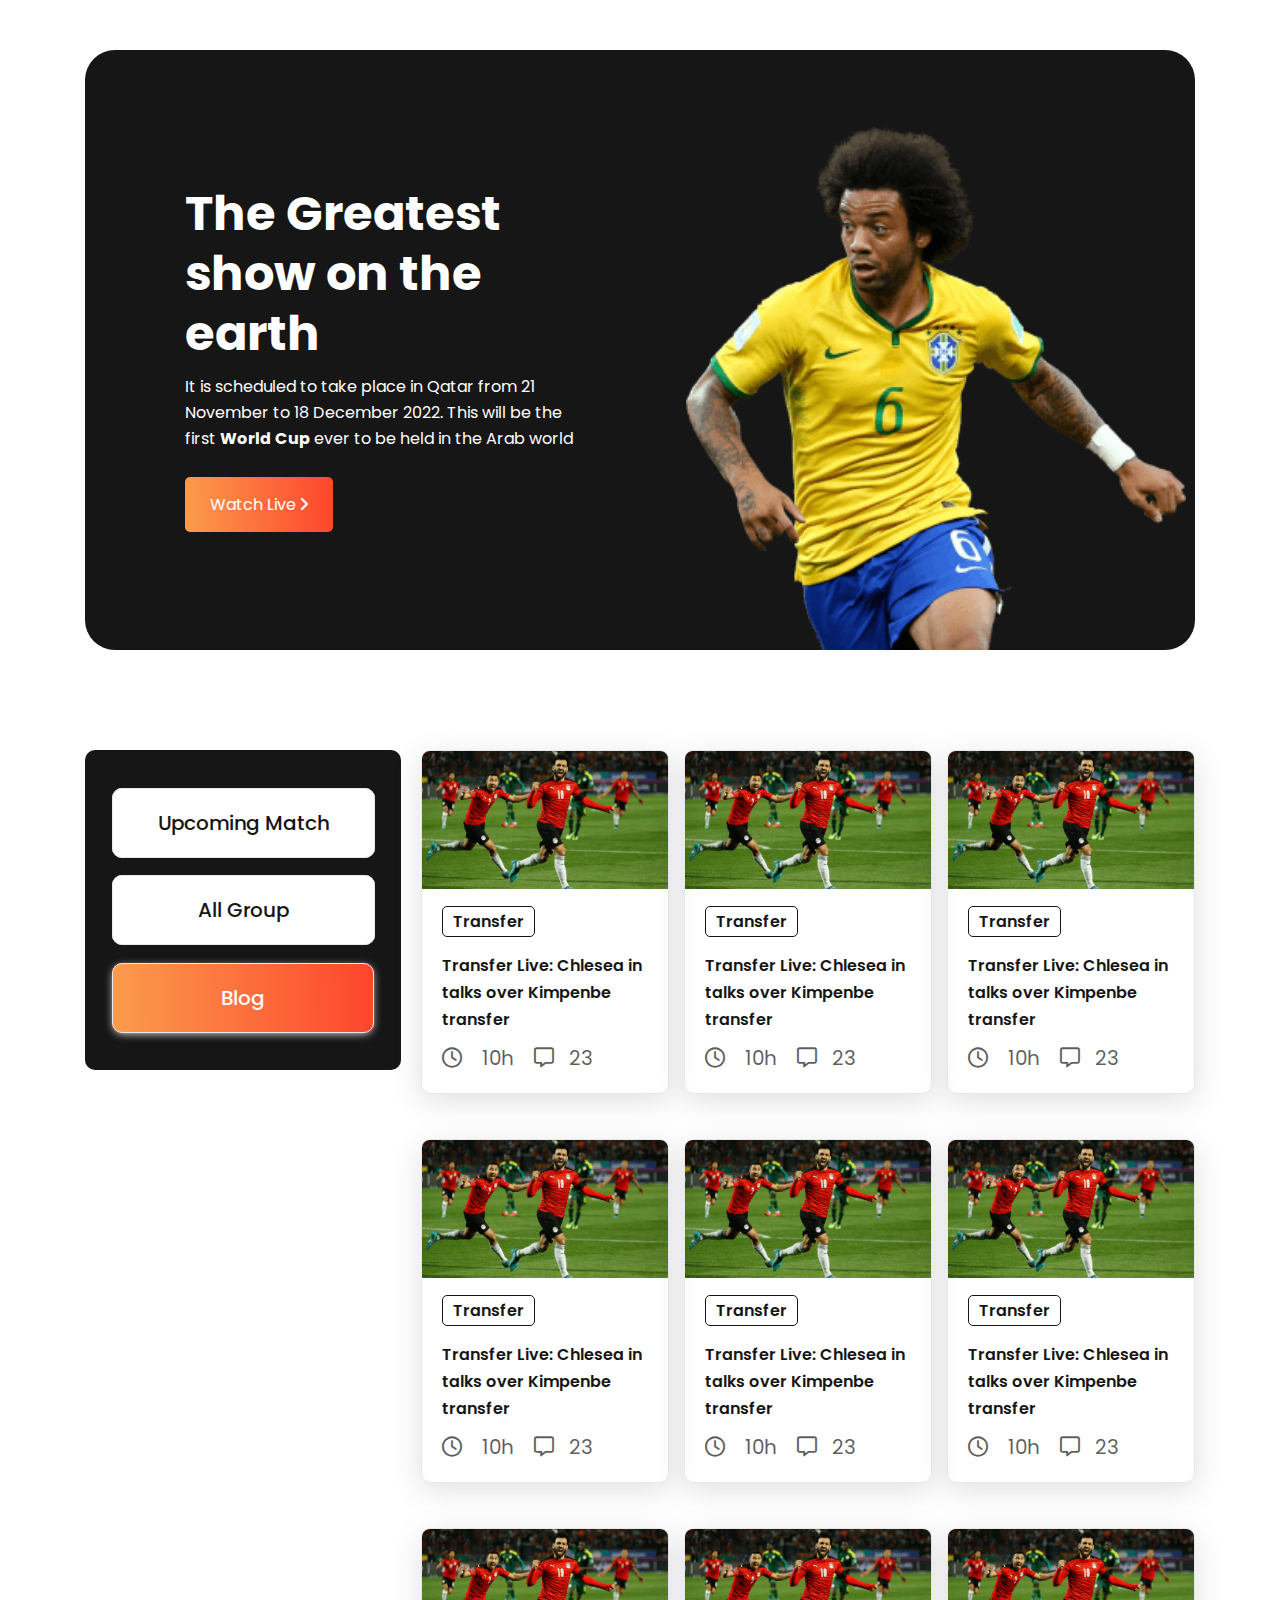
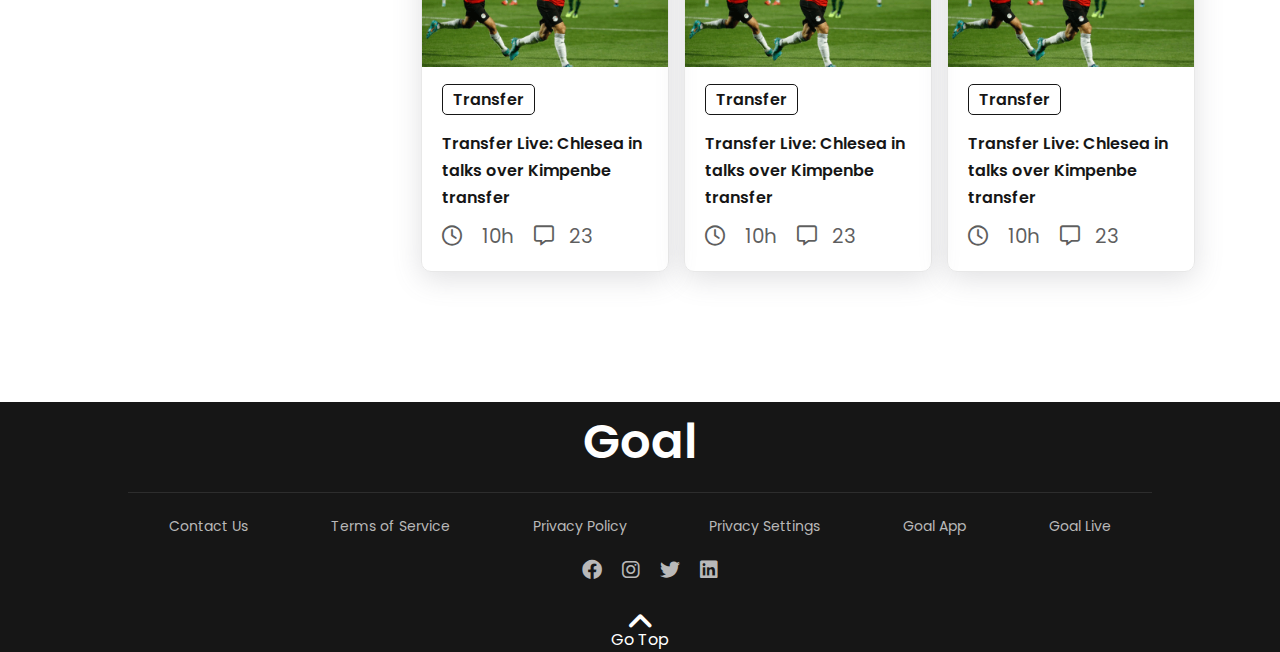
<file: index.html>
<!DOCTYPE html>
<html lang="en">

<head>
    <meta charset="UTF-8">
    <meta http-equiv="X-UA-Compatible" content="IE=edge">
    <meta name="viewport" content="width=device-width, initial-scale=1.0">
    <link rel="shortcut icon" href="https://freepngdownload.com/image/thumb/football-icon-png.png" type="image/x-icon">
    <title>World Cup 2022</title>
    <link href="https://fonts.googleapis.com/css2?family=Poppins:wght@400;500;600;700&display=swap" rel="stylesheet">
    <link rel="stylesheet" href="https://cdnjs.cloudflare.com/ajax/libs/font-awesome/6.0.0/css/all.min.css"
        referrerpolicy="no-referrer" />
    <link rel="stylesheet" href="assets/style/style.css">
    </head>

<body>
    <main>
        <!-- ***** Header Start ***** -->
        <section class="container" >
            <div class="hero-section " >
                <div class="hero-item">
                    <div class="hero-content">
                        <h1>The Greatest show on the earth</h1>
                        <p>It is scheduled to take place in Qatar from 21 November to 18 December 2022. This will be the first <strong>World Cup</strong>  ever to be held in the Arab world</p>

                        <a href="#">Watch Live
                            <i class="fa-solid fa-angle-right"></i>
                        </a>
                        <span></span>
                    </div>
                </div>
           
                <div class="hero-item">
                    <div class="hero-img">
                        <img src="assets/images/banner-image.png" alt="banner-image">
                    </div>

                </div>
            </div>

        </section>
        <!-- ***** Header End ***** -->

        <!-- ***** Blog Start ***** -->
        <section class="container">
            <div class="blog-section">
                <!-- ***** Aside Start ***** -->
                <aside>
                    <ul>
                        <li>
                            <a href="upcoming-match.html" class="aside-btn ">Upcoming Match</a>
                        </li>
                        <li>
                            <a href="#" class="aside-btn">All Group</a>
                        </li>
                        <li>
                            <a href="index.html" class="aside-btn active">Blog</a>
                        </li>
                    </ul>
                </aside>
                <!-- ***** Aside End ***** -->


                <!-- ***** Article Start ***** -->
                <article>
                    <div class="cards">
                        <img src="assets/images/blog-image.png" alt="" class="cards-img">
                        <div class="cards-content">
                            <a href="#">Transfer</a>
                            <p>Transfer Live: Chlesea in talks over Kimpenbe transfer</p>
                            <ul>
                                <li> <i class="fa-regular fa-clock"></i> <span>10h</span></li>
                                <li><i class="fa-regular fa-message"></i><span>23</span></li>
                            </ul>
                        </div>
                    </div>
                    <div class="cards">
                        <img src="assets/images/blog-image.png" alt="" class="cards-img">
                        <div class="cards-content">
                            <a href="#">Transfer</a>
                            <p>Transfer Live: Chlesea in talks over Kimpenbe transfer</p>
                            <ul>
                                <li> <i class="fa-regular fa-clock"></i> <span>10h</span></li>
                                <li><i class="fa-regular fa-message"></i><span>23</span></li>
                            </ul>
                        </div>
                    </div>
                    <div class="cards">
                        <img src="assets/images/blog-image.png" alt="" class="cards-img">
                        <div class="cards-content">
                            <a href="#">Transfer</a>
                            <p>Transfer Live: Chlesea in talks over Kimpenbe transfer</p>
                            <ul>
                                <li> <i class="fa-regular fa-clock"></i> <span>10h</span></li>
                                <li><i class="fa-regular fa-message"></i><span>23</span></li>
                            </ul>
                        </div>
                    </div>
                    <div class="cards">
                        <img src="assets/images/blog-image.png" alt="" class="cards-img">
                        <div class="cards-content">
                            <a href="#">Transfer</a>
                            <p>Transfer Live: Chlesea in talks over Kimpenbe transfer</p>
                            <ul>
                                <li> <i class="fa-regular fa-clock"></i> <span>10h</span></li>
                                <li><i class="fa-regular fa-message"></i><span>23</span></li>
                            </ul>
                        </div>
                    </div>
                    <div class="cards">
                        <img src="assets/images/blog-image.png" alt="" class="cards-img">

                        <div class="cards-content">
                            <a href="#">Transfer</a>
                            <p>Transfer Live: Chlesea in talks over Kimpenbe transfer</p>
                            <ul>
                                <li> <i class="fa-regular fa-clock"></i> <span>10h</span></li>
                                <li><i class="fa-regular fa-message"></i><span>23</span></li>
                            </ul>
                        </div>
                    </div>
                    <div class="cards">
                        <img src="assets/images/blog-image.png" alt="" class="cards-img">
                        <div class="cards-content">
                            <a href="#">Transfer</a>
                            <p>Transfer Live: Chlesea in talks over Kimpenbe transfer</p>
                            <ul>
                                <li> <i class="fa-regular fa-clock"></i> <span>10h</span></li>
                                <li><i class="fa-regular fa-message"></i><span>23</span></li>
                            </ul>
                        </div>
                    </div>
                    <div class="cards d-none">
                        <img src="assets/images/blog-image.png" alt="" class="cards-img">
                        <div class="cards-content">
                            <a href="#">Transfer</a>
                            <p>Transfer Live: Chlesea in talks over Kimpenbe transfer</p>
                            <ul>
                                <li> <i class="fa-regular fa-clock"></i> <span>10h</span></li>
                                <li><i class="fa-regular fa-message"></i><span>23</span></li>
                            </ul>
                        </div>
                    </div>
                    <div class="cards d-none">
                        <img src="assets/images/blog-image.png" alt="" class="cards-img">
                        <div class="cards-content">
                            <a href="#">Transfer</a>
                           <p>Transfer Live: Chlesea in talks over Kimpenbe transfer</p>
                            <ul>
                                <li> <i class="fa-regular fa-clock"></i> <span>10h</span></li>
                                <li><i class="fa-regular fa-message"></i><span>23</span></li>
                            </ul>
                        </div>
                    </div>
                    <div class="cards d-none">
                        <img src="assets/images/blog-image.png" alt="" class="cards-img">
                        <div class="cards-content">
                            <a href="#">Transfer</a>


                            <p>Transfer Live: Chlesea in talks over Kimpenbe transfer</p>
                            <ul>
                                <li> <i class="fa-regular fa-clock"></i> <span>10h</span></li>
                                <li><i class="fa-regular fa-message"></i><span>23</span></li>
                            </ul>
                        </div>
                    </div>
                </article>

                <!-- ***** Article End ***** -->

                <div class="view-btn ">
                    <a href="#" class="btn">View All</a>
                </div>
            </div>

        </section>
        <!-- ***** Blog End ***** -->
    </main>

    <!-- ***** Footer Start ***** -->
    <footer>
        <div class="footer-content">
            <h3>Goal</h3>
            <hr>
            <ul>
                <li><a href="#">Contact Us</a></li>
                <li><a href="#">Terms of Service </a></li>
                <li><a href="#">Privacy Policy</a></li>
                <li><a href="#">Privacy Settings </a></li>
                <li><a href="#">Goal App</a></li>
                <li><a href="#"> Goal Live</a></li>
            </ul>
            <ul class="social">
                <li><a href="#"><i class="fa-brands fa-facebook"></i></a></li>
                <li><a href="#"><i class="fa-brands fa-instagram"></i> </a></li>
                <li><a href="#"><i class="fa-brands fa-twitter"></i></a></li>
                <li><a href="#"><i class="fa-brands fa-linkedin"></i> </a></li>
             
            </ul>
        </div>

        <div class="scroll-top" >
            <a href="#top"> <span class="fa-solid fa-angle-up"></span><br> Go Top</a>
        </div>
    </footer>

    <!-- ***** Footer End ***** -->




</body>

</html>
</file>
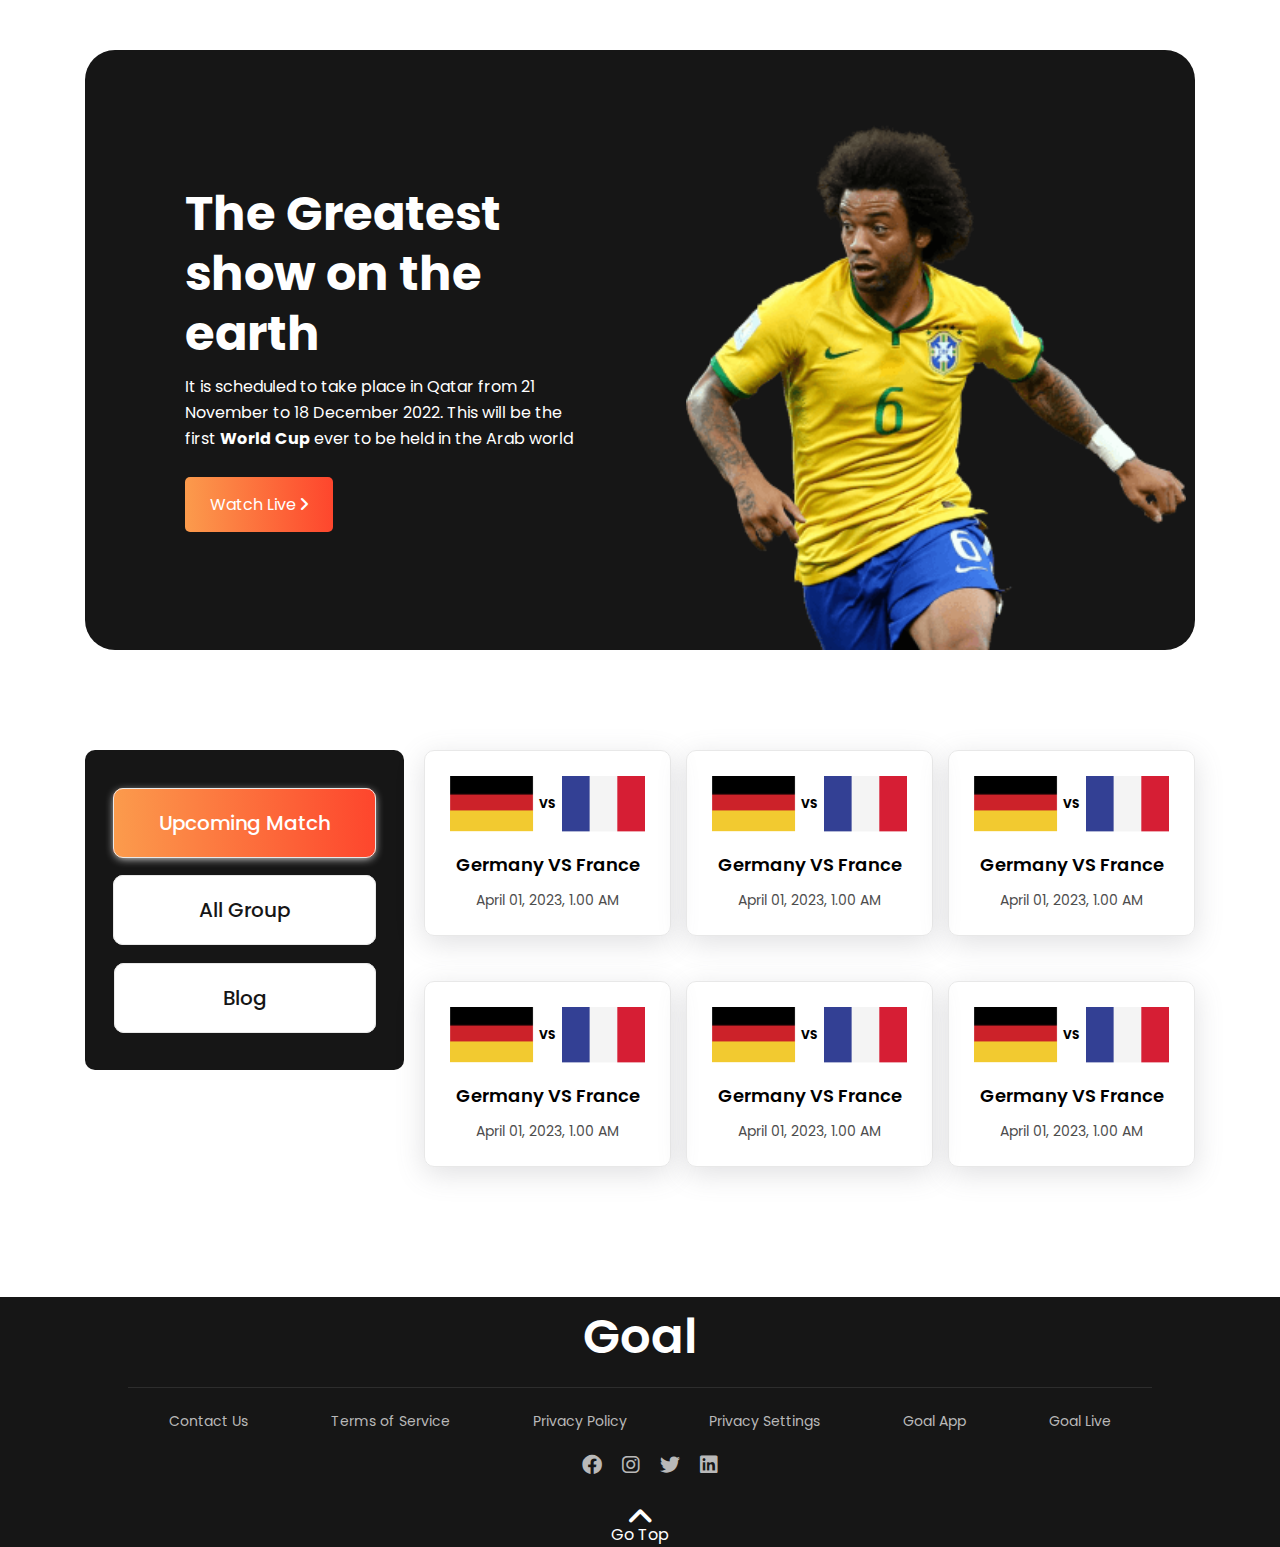
<file: upcoming-match.html>
<!DOCTYPE html>
<html lang="en">

<head>
    <meta charset="UTF-8">
    <meta http-equiv="X-UA-Compatible" content="IE=edge">
    <meta name="viewport" content="width=device-width, initial-scale=1.0">
    <link rel="shortcut icon" href="https://freepngdownload.com/image/thumb/football-icon-png.png" type="image/x-icon">
    <title>World Cup</title>
    <link href="https://fonts.googleapis.com/css2?family=Poppins:wght@400;500;600;700&display=swap" rel="stylesheet">
    <link rel="stylesheet" href="https://cdnjs.cloudflare.com/ajax/libs/font-awesome/6.0.0/css/all.min.css"
        referrerpolicy="no-referrer" />
    <link rel="stylesheet" href="assets/style/style.css">
   
</head>

<body>
    <main>
        <!-- ***** Header Start ***** -->
        <section class="container">
            <div class="hero-section ">
                <div class="hero-item">
                    <div class="hero-content">
                        <h1>The Greatest show on the earth</h1>
                        <p>It is scheduled to take place in Qatar from 21 November to 18 December 2022. This will be the first <strong>World Cup</strong>  ever to be held in the Arab world</p>

                        <a href="#">Watch Live
                            <i class="fa-solid fa-angle-right"></i>
                        </a>
                        <span></span>
                    </div>
                </div>
                <div class="hero-item">
                    <div class="hero-img">
                        <img src="assets/images/banner-image.png" alt="banner-image">
                    </div>

                </div>
            </div>

        </section>
        <!-- ***** Header End ***** -->

        <!-- ***** Blog Start ***** -->
        <section class="container">
            <div class="blog-section">
                <!-- ***** Aside Start ***** -->
                <aside>
                    <ul>
                        <li>
                            <a href="upcoming-match.html" class="aside-btn active ">Upcoming Match</a>
                        </li>
                        <li>
                            <a href="#" class="aside-btn">All Group</a>
                        </li>
                        <li>
                            <a href="index.html" class="aside-btn ">Blog</a>
                        </li>
                    </ul>
                </aside>
                <!-- ***** Aside End ***** -->


                <!-- ***** Flag Start ***** -->
                <article>
                    <div class="cards">

                        <div class=" flag-cards">
                            <div class="flag">
                                <img src="assets/images/germany-flag.png" alt="" class="flag-img">
                                <h6>VS</h6>
                                <img src="assets/images/flag.png" alt="" class="flag-img">
                            </div>

                            <h5>Germany VS France </h5>
                            <p>April 01, 2023, 1.00 AM</p>

                        </div>
                    </div>
                    <div class="cards">


                        <div class=" flag-cards">
                            <div class="flag">
                                <img src="assets/images/germany-flag.png" alt="" class="flag-img">
                                <h6>VS</h6>
                                <img src="assets/images/flag.png" alt="" class="flag-img">
                            </div>

                            <h5>Germany VS France </h5>
                            <p>April 01, 2023, 1.00 AM</p>

                        </div>
                    </div>
                    <div class="cards">


                    <div class=" flag-cards">
                            <div class="flag">
                                <img src="assets/images/germany-flag.png" alt="" class="flag-img">
                                <h6>VS</h6>
                                <img src="assets/images/flag.png" alt="" class="flag-img">
                            </div>

                            <h5>Germany VS France </h5>
                            <p>April 01, 2023, 1.00 AM</p>

                        </div>
                    </div>
                    <div class="cards">


                    <div class=" flag-cards">
                            <div class="flag">
                                <img src="assets/images/germany-flag.png" alt="" class="flag-img">
                                <h6>VS</h6>
                                <img src="assets/images/flag.png" alt="" class="flag-img">
                            </div>

                            <h5>Germany VS France </h5>
                            <p>April 01, 2023, 1.00 AM</p>

                        </div>
                    </div>
                    <div class="cards">


                    <div class=" flag-cards">
                            <div class="flag">
                                <img src="assets/images/germany-flag.png" alt="" class="flag-img">
                                <h6>VS</h6>
                                <img src="assets/images/flag.png" alt="" class="flag-img">
                            </div>

                            <h5>Germany VS France </h5>
                            <p>April 01, 2023, 1.00 AM</p>

                        </div>
                    </div>
                    <div class="cards">


                    <div class=" flag-cards">
                            <div class="flag">
                                <img src="assets/images/germany-flag.png" alt="" class="flag-img">
                                <h6>VS</h6>
                                <img src="assets/images/flag.png" alt="" class="flag-img">
                            </div>

                            <h5>Germany VS France </h5>
                            <p>April 01, 2023, 1.00 AM</p>

                        </div>
                    </div>

                </article>

                <!-- ***** Flag End ***** -->

                
            </div>

        </section>
        <!-- ***** Blog End ***** -->
    </main>

    <!-- ***** Footer Start ***** -->
    <footer>
        <div class="footer-content">
            <h3>Goal</h3>
            <hr>
            <ul>
                <li><a href="#">Contact Us</a></li>
                <li><a href="#">Terms of Service </a></li>
                <li><a href="#">Privacy Policy</a></li>
                <li><a href="#">Privacy Settings </a></li>
                <li><a href="#">Goal App</a></li>
                <li><a href="#"> Goal Live</a></li>
            </ul>

            <ul class="social">
                <li><a href="#"><i class="fa-brands fa-facebook"></i></a></li>
                <li><a href="#"><i class="fa-brands fa-instagram"></i> </a></li>
                <li><a href="#"><i class="fa-brands fa-twitter"></i></a></li>
                <li><a href="#"><i class="fa-brands fa-linkedin"></i> </a></li>
             
            </ul>
        </div>
        <div class="scroll-top" >
            <a href="#top"> <span class="fa-solid fa-angle-up"></span><br> Go Top</a>
        </div>

    </footer>
    <!-- ***** Footer End ***** -->

</body>

</html>
</file>
<file: assets/style/style.css>
/* **********************
       Common-Start
********************** */

* {
    padding: 0;
    margin: 0;
    box-sizing: border-box;
    font-family: 'Poppins', sans-serif;
}
html {
    scroll-behavior: smooth;
  }
:root {
    --bg-color: #161616;
    --btn-bg: linear-gradient(88.33deg, #FBA24F -7.64%, #FF1E1E 145.94%);
    --text-color-white: #fff;
    --text-color-black: #161616;
    --btn-hover-color: linear-gradient(88.33deg, #e98e39 -7.64%, #302929 145.94%);
}
a {
    text-decoration: none;
}
ul {
    list-style: none;
}

h1,
h2.h3,
h4,
p {
    margin: 0;
    padding: 0;
}

img {
    width: 100%;
    height: auto;

}
.btn{
    background-image: var(--btn-bg);
padding: 12px 20px;
border-radius: 5px;
color: var(--text-color-white);
}
.btn:hover{
    background-image: var(--btn-hover-color);
}

.container {
	width: 100%;
	padding-right: 15px;
	padding-left: 15px;
	margin-right: auto;
	margin-left: auto;
}

@media (min-width:576px) {
	.container {
		max-width: 540px;
	}
}

@media (min-width:768px) {
	.container {
		max-width: 720px;
	}
}

@media (min-width:992px) {
	.container {
		max-width: 960px;
	}
}

@media (min-width:1200px) {
	.container {
		max-width: 1140px;
	}
}


/* **********************
       Common-End
********************** */



/* *****************************
    Hero-Section-Style-Start
******************************** */
.hero-section {
    background-color: var(--bg-color);
    color: var(--text-color-white);
    padding: 0 100px 0 100px;
    margin-top: 50px;
    border-radius: 30px;
    display: flex;
    justify-content: space-between;
    align-items: center;
    height: 600px;
}

.hero-section .hero-item {
    width: 45%;
}

.hero-section h1 {
    font-size: 3em;
    font-weight: 700;
    line-height: 60px;
}

.hero-section p {
    font-size: 16px;
    font-weight: 400;
    line-height: 26px;
    margin: 10px 0 40px 0;
}

.hero-section a {
    background-image: var(--btn-bg);
    padding: 16px 25px;
    border-radius: 5px;
    color: var(--text-color-white);

}

.hero-section a:hover {
    background-image: var(--btn-hover-color);

}

.hero-section a:hover .fa-solid {
    transform: translate(8px);
    transition: 1s;
}

.hero-section img {
    position: absolute;
    max-width: 500px;
    top: 124px;
    transition: 1s;
    animation: right-to-left 3s linear infinite;
}

@keyframes right-to-left {
    0% {
        margin-left: 0;
    }

    50% {
        margin-left: -10px;
        transition: 0.5s;
    }

    100% {
        margin-left: 0;
    }
}



/* *****************************
    Hero-Section-Style-End
******************************** */



/* *****************************
       Blog-Style-Start
******************************** */
.blog-section {
    margin: 100px auto;
    /* display: grid;
    grid-template-areas: "aside content ";
    grid-gap: 10px; */
    display: flex;
 

}

.blog-section aside {
    background-color: var(--bg-color);
    border-radius: 10px;
    width: 600px;
    margin-right: 20px;
    height: 320px;

}

.blog-section aside ul {
    display: flex;
    flex-direction: column;
    align-items: center;
    height: 320px;
    justify-content: space-evenly;
}

.blog-section aside ul li:hover {
   transition: 0.6s;
}
.blog-section aside ul li:hover {
    transform: translateY(-8px);
}

.aside-btn {
    color: var(--text-color-black);
    background: #fff;
    font-weight: 500;
    font-size: 20px;
    line-height: 30px;
    border-radius: 10px;
    transition: 0.6s;
    border: 1px solid #E8E8E8;
   
}

aside ul li:nth-child(1) .aside-btn{
    padding: 20px 45px;
}
aside ul li:nth-child(2) .aside-btn{
    padding: 20px 85px;
}

aside ul li:nth-child(3) .aside-btn{
        padding: 20px 108px;
 }

 .active {
    color: var(--text-color-white);
    background: var(--btn-bg);
    font-weight: 500;
    font-size: 20px;
    line-height: 30px;
    border-radius: 10px;
    box-shadow: rgb(255 255 255) 0px 2px 10px -2px;
}

.aside-btn:hover{
    color: var(--text-color-white);
    background: var(--btn-hover-color);
    transform: translateY(-5px);
    transition: 0.6s;
}


.blog-section article {
    flex-grow: calc(100% - 280px);
    display: grid;
    grid-template-columns: repeat(3, 1fr);
    grid-gap: 15px;
    justify-items: center;
}

.cards-img {
    max-width: 350px;
}

.cards {
    border: 1px solid #E8E8E8;
    border-radius: 10px;
    margin-bottom: 30px;
    transition: 0.8s;
    cursor: pointer;
    box-shadow: rgba(100, 100, 111, 0.2) 0px 7px 29px 0px;

}

.cards:hover{
    transform: translateY(-12px);
}

.cards-content {
    margin-left: 20px;
}

.cards-content p {
    font-weight: 600;
    font-size: 1em;
    line-height: 27px;
    color: var(--text-color-black);
    padding: 5px 12px 10px 0px;

}

.cards-content ul {
    font-size: 20px;
    width: 150px;
    display: flex;
    justify-content: space-between;
    color: rgba(22, 22, 22, 0.7);
    margin-bottom: 20px;
}

.cards-content ul li span {
    margin-left: 15px
}

.cards a {
    border: 1px var(--text-color-black) solid;
    border-radius: 5px;
    color: var(--text-color-black);
    padding: 2px 10px;
    margin: 10px 0px;
    font-size: 16px;
    font-weight: 600;
    display: inline-block;
}

.view-btn{
    margin: 20px auto;
    display: none;
}

/* *****************************
       Blog-Style-End
******************************** */


/* *****************************
       Flag-Style-Start
******************************** */
.flag{
    display: flex;
    align-items: center;
}

.flag-cards{
    margin: 25px;
    text-align: center;
}
.flag-cards h6{
    margin: 0 5px;
    font-size: 12px;
}
.flag-cards h5{
    font-weight: 600;
    font-size: 18px;
    line-height: 30px;
    margin: 18px 0 10px 0;
}
.flag-cards p{
    font-weight: 400;
    font-size: 14px;
    line-height: 20px;
    text-align: center;
    color: #4D4D4D;
}
.flag img{
    width: 84px;
    height: 56.18px;
}

/* *****************************
       Flag-Style-end
******************************** */



/* *****************************
       Footer-Style-Start
******************************** */
footer{
    background-color: var(--bg-color);
    height: 250px;
    display: flex;
    justify-content: center;
    align-items: center;
    flex-direction: column;
}
.footer-content{
    display: flex;
    flex-direction: column;
    justify-content: space-around;
    width: 80%;
    height: 200px;
  
}
.footer-content h3{
    font-size: 3em;
    font-weight: 600;
    line-height: 60px;
    text-align: center;
    color: var(--text-color-white);
}
.footer-content hr{
  border: none;
  border-top: 1px solid rgba(255, 255, 255, 0.1);

}
.footer-content ul{
display: flex;
justify-content: space-around;
}
.footer-content ul li a{
    font-weight: 400;
    font-size: 14px;
    line-height: 24px;
    color: #B9B9B9;
    transition: 1s;
}
.footer-content ul li a:hover{
    border-bottom: 0.5px gray solid;
      
}

.footer-content .social{
    display: flex;
    justify-content: center;
}
.footer-content .social li{
   margin-left: 20px;
}
.footer-content .social li a{
    font-weight: 400;
    font-size: 20px;
    line-height: 24px;
    color: #B9B9B9;
    transition: 1s;
}
.footer-content .social li a:hover{
    border-bottom:unset;
}
.footer-content .fa-brands, .fab{
    transition: 1s;
}
.footer-content .fa-brands:hover{
       transform: translateY(-10px);
}

/* *****************************
       Footer-Style-End
******************************** */


/* *****************************
       Scroll-top-Style-Start
******************************** */
.scroll-top {
 
    position: relative;
     
     text-align: center;
    cursor: pointer;
    -webkit-transition: 1s ease;
    transition: 1s ease;
    border: none;
   
}
.scroll-top a{
 color: var(--text-color-white);
}
.fa-angle-up{
    color: var(--text-color-white);
    font-size: 30px;
    position: relative;
    bottom: -13px;
    transition: 1s;
}
.fa-angle-up:hover{
    transform: translateY(-10px);
}

/* *****************************
       Scroll-top-Style-End
******************************** */


/* *****************************
      Tab-Media Style-Start
******************************** */


@media (min-width: 580px) and (max-width: 850px) {
    .hero-section {
        height: 460px;
    }

    .hero-content {
        margin-left: -40px;
    }


    .hero-section h1 {
        font-size: 2em;
        font-weight: 700;
        line-height: 35px;
    }

    .hero-section p {
        font-size: 14px;
        font-weight: 400;
        line-height: 20px;
        margin: 10px 0 30px 0;
    }

    .hero-section a {
        background-image: var(--btn-bg);
        padding: 12px 20px;
        border-radius: 5px;

    }

    .hero-section img {
        position: absolute;
        max-width: 300px;
        top: 12.2em;

    }

    .blog-section {
        flex-direction: column;
        margin: 50px auto;
    }



    .blog-section aside {
        background-color: unset;
        border-radius: unset;
        width: unset;
        margin-right: unset;
        height: unset;
    }

    .blog-section aside ul {
        display: flex;
        flex-direction: row;
        align-items: center;
        height: unset;
        margin-bottom: 60px;
        justify-content: space-evenly;
    }

    .aside-btn {
        font-size: 16px;
    }

    aside ul li:nth-child(1) .aside-btn {
        padding: 20px 10px;
    }

    aside ul li:nth-child(2) .aside-btn {
        padding: 20px 20px;
    }

    aside ul li:nth-child(3) .aside-btn {
        padding: 20px 50px;
    }

    .blog-section article {
        grid-template-columns: repeat(2, 1fr);
    }

    .cards-content p {
        font-weight: 600;
        font-size: 18.7675px;
        line-height: 28px;
    }
    .d-none {
        display: none;
    }

    .view-btn {
        display: block;
    }
    .footer-content .social {
        display: flex;
        justify-content: center;
        flex-direction: row;
    }

}

/* *****************************
      Tab-Media Style-End
******************************** */


/* *****************************
      Mobile-Media Style-Start
******************************** */

@media (min-width: 80px) and (max-width: 579px) {
    .hero-section {
        background-color: var(--bg-color);
        color: var(--text-color-white);
        padding: 35px 35px 0 35px;
        margin-top: 5px;
        border-radius: 30px;
        display: flex;
        flex-direction: column;
        height: 540px;
    }
    .hero-content{
        display: flex;
        flex-direction: column;
        align-items: center;
    }

    .hero-section h1 {
        font-size: 22px;
        font-weight: 600;
        line-height: 30px;
        text-align: center;
    }
    .hero-section p {
        font-size: 12px;
        font-weight: 400;
        line-height: 20px;
        margin: 10px 0 25px 0;
        text-align: center;

    }
    .hero-section .hero-item {
        width: unset;
    }


    .hero-section a {
        background-image: var(--btn-bg);
        padding: 10px 25px;
        border-radius: 5px;
        color: var(--text-color-white);
        font-size: 12px;
    }

    .hero-section img {
        max-width: 250px;
        position: absolute;
        top: 17.6em;
        left: 7em;
        animation: right-to-left 3s linear infinite;
    }
 
    .blog-section {
        flex-direction: column;
        margin: unset;
    }



    .blog-section aside {
        background-color: unset;
        border-radius: unset;
        width: unset;
        margin-right: unset;
        height: unset;
    }

    .blog-section aside ul {
        display: flex;
        flex-direction: column;
        align-items: center;
        
        margin-bottom: unset;
        justify-content: space-evenly;
    }

    .aside-btn {
        font-size: 16px;
    }

    aside ul li:nth-child(1) .aside-btn{
        padding: 20px 45px;
    }
    aside ul li:nth-child(2) .aside-btn{
        padding: 20px 45px;
    }
    
    aside ul li:nth-child(3) .aside-btn{
            padding: 20px 45px;
     }

    .blog-section article {
        grid-template-columns: repeat(1, 1fr);
    }
    .cards-img {
        max-width: 100%;
    }

    .cards-content p {
        font-weight: 600;
        font-size: 18.7675px;
        line-height: 28px;
    }



    .d-none {
        display: none;
    }

    .view-btn {
        display: none;
    }
    footer {
            height: 450px;
          }
    .footer-content ul {
        display: flex;
        justify-content:unset;
        flex-direction: column;
        align-items: center;
    }
    .footer-content ul li{
        margin: 8px auto;
    }
    .footer-content .social {
        display: flex;
        justify-content: center;
        flex-direction: row;
    }
    .scroll-top {
        
        top: 75px;
      
    }

}


/* *****************************
      Mobile-Media Style-End
******************************** */
</file>
